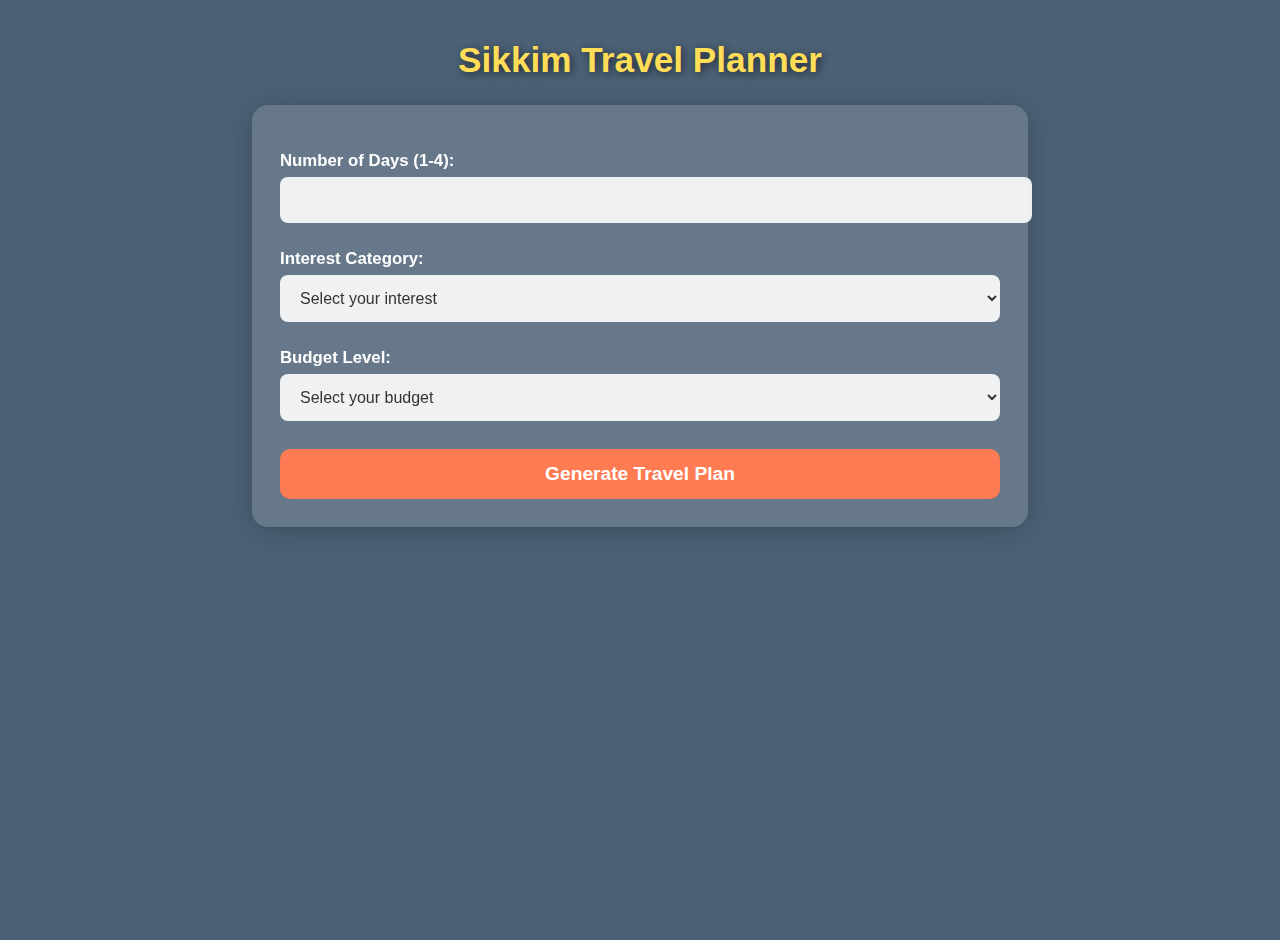
<file: hackssss/front/key/index.html>
<!DOCTYPE html>
<html lang="en">
<head>
<meta charset="UTF-8" />
<meta name="viewport" content="width=device-width, initial-scale=1" />
<title>Sikkim Travel Planner</title>
<style>
  /* Background with gradient + image */
  body {
    font-family: 'Segoe UI', sans-serif;
    margin: 0;
    padding: 20px;
    min-height: 100vh;
    display: flex;
    flex-direction: column;
    align-items: center;
    background: 
      linear-gradient(rgba(0, 30, 60, 0.7), rgba(0, 30, 60, 0.7)),
      url('https://upload.wikimedia.org/wikipedia/commons/5/5c/Gangtok_city_view.jpg') no-repeat center center/cover;
    color: #fff;
  }

  h1 { 
    text-align: center; 
    color: #ffdd57; 
    margin: 20px 0 25px; 
    font-size: 2.2rem; 
    text-shadow: 2px 2px 8px rgba(0,0,0,0.6);
  }

  form, #itinerary {
    width: 100%;
    max-width: 720px;
    background: rgba(255, 255, 255, 0.15);
    padding: 28px;
    border-radius: 16px;
    box-shadow: 0 4px 30px rgba(0,0,0,0.2);
    backdrop-filter: blur(10px);
    -webkit-backdrop-filter: blur(10px);
  }

  label { 
    display: block; 
    font-weight: 700; 
    margin-top: 18px; 
    margin-bottom: 6px; 
    font-size: 1.05rem; 
  }

  select, input[type="number"] {
    width: 100%; 
    padding: 14px 16px; 
    border-radius: 8px; 
    border: none;
    font-size: 1rem;
    margin-bottom: 8px;
    background: rgba(255,255,255,0.9);
    color: #333;
  }

  button {
    margin-top: 20px; 
    width: 100%; 
    background-color: #ff7b54; 
    color: white; 
    border: none;
    padding: 14px 0; 
    font-size: 1.2rem; 
    border-radius: 10px; 
    cursor: pointer; 
    font-weight: 700; 
    transition: 0.3s;
  }
  button:hover { background-color: #e85a32; }

  #itinerary { 
    margin-top: 40px; 
    display: none; 
  }

  .day { margin-bottom: 24px; }
  .day h3 { 
    color: #ffdd57; 
    border-bottom: 2px solid #ffdd57; 
    padding-bottom: 8px; 
    font-weight: 800; 
    margin-bottom: 12px;
  }
  ul { 
    padding-left: 22px; 
    list-style-type: disc; 
    font-size: 1.05rem; 
    color: #f1f1f1; 
  }
  .fallback-note { font-style: italic; color: #eee; margin-bottom: 8px; }
  .no-results { text-align: center; font-weight: 700; color: #ffdede; font-size: 1.1rem; }
</style>
</head>
<body>

<h1>Sikkim Travel Planner</h1>
<form id="plannerForm">
  <label for="days">Number of Days (1-4):</label>
  <input type="number" id="days" name="days" min="1" max="14" required />

  <label for="category">Interest Category:</label>
  <select id="category" name="category" required>
    <option value="" disabled selected>Select your interest</option>
    <option value="nature">Nature</option>
    <option value="history">History</option>
    <option value="culture">Culture</option>
    <option value="other">Other</option>
  </select>

  <label for="budget">Budget Level:</label>
  <select id="budget" name="budget" required>
    <option value="" disabled selected>Select your budget</option>
    <option value="low">Low</option>
    <option value="medium">Medium</option>
    <option value="high">High</option>
    <option value="luxury">Luxury</option>
  </select>

  <button type="submit">Generate Travel Plan</button>
</form>

<section id="itinerary"></section>

<script>
  const form = document.getElementById('plannerForm');
  const itinerarySection = document.getElementById('itinerary');

  form.addEventListener('submit', async e => {
    e.preventDefault();
    const days = form.days.value;
    const category = form.category.value;
    const budget = form.budget.value;

    itinerarySection.innerHTML = '';
    itinerarySection.style.display = 'none';

    try {
      const response = await fetch('/plan', {
        method: 'POST',
        headers: { 'Content-Type': 'application/json' },
        body: JSON.stringify({ days, category, budget }),
      });
      const data = await response.json();

      const itinerary = data.itinerary;
      const fallback = data.fallback_activities || [];

      let hasPlans = false;
      for (const day in itinerary) {
        const dayDiv = document.createElement('div');
        dayDiv.className = 'day';

        const dayHeader = document.createElement('h3');
        dayHeader.textContent = `Day ${day}`;
        dayDiv.appendChild(dayHeader);

        const planForDay = itinerary[day];
        if (planForDay.length === 0) {
          if (fallback.length > 0) {
            const note = document.createElement('p');
            note.className = 'fallback-note';
            note.textContent = 'No attractions planned. You might consider:';
            dayDiv.appendChild(note);

            const ul = document.createElement('ul');
            fallback.forEach(item => {
              const li = document.createElement('li');
              li.textContent = item;
              ul.appendChild(li);
            });
            dayDiv.appendChild(ul);
          } else {
            const noPlan = document.createElement('p');
            noPlan.className = 'no-results';
            noPlan.textContent = 'No activities planned.';
            dayDiv.appendChild(noPlan);
          }
        } else {
          hasPlans = true;
          const ul = document.createElement('ul');
          planForDay.forEach(place => {
            const li = document.createElement('li');
            li.innerHTML = `<strong>${place.name}</strong> - ${place.desc} <em>(${place.location})</em>`;
            ul.appendChild(li);
          });
          dayDiv.appendChild(ul);
        }

        itinerarySection.appendChild(dayDiv);
      }

      itinerarySection.style.display = 'block';
      itinerarySection.scrollIntoView({ behavior: 'smooth' });

      if (!hasPlans) {
        alert('No attractions found for your criteria.');
      }
    } catch (error) {
      alert('Failed to get travel plan. Please try again later.');
      console.error(error);
    }
  });
</script>

</body>
</html>
</file>
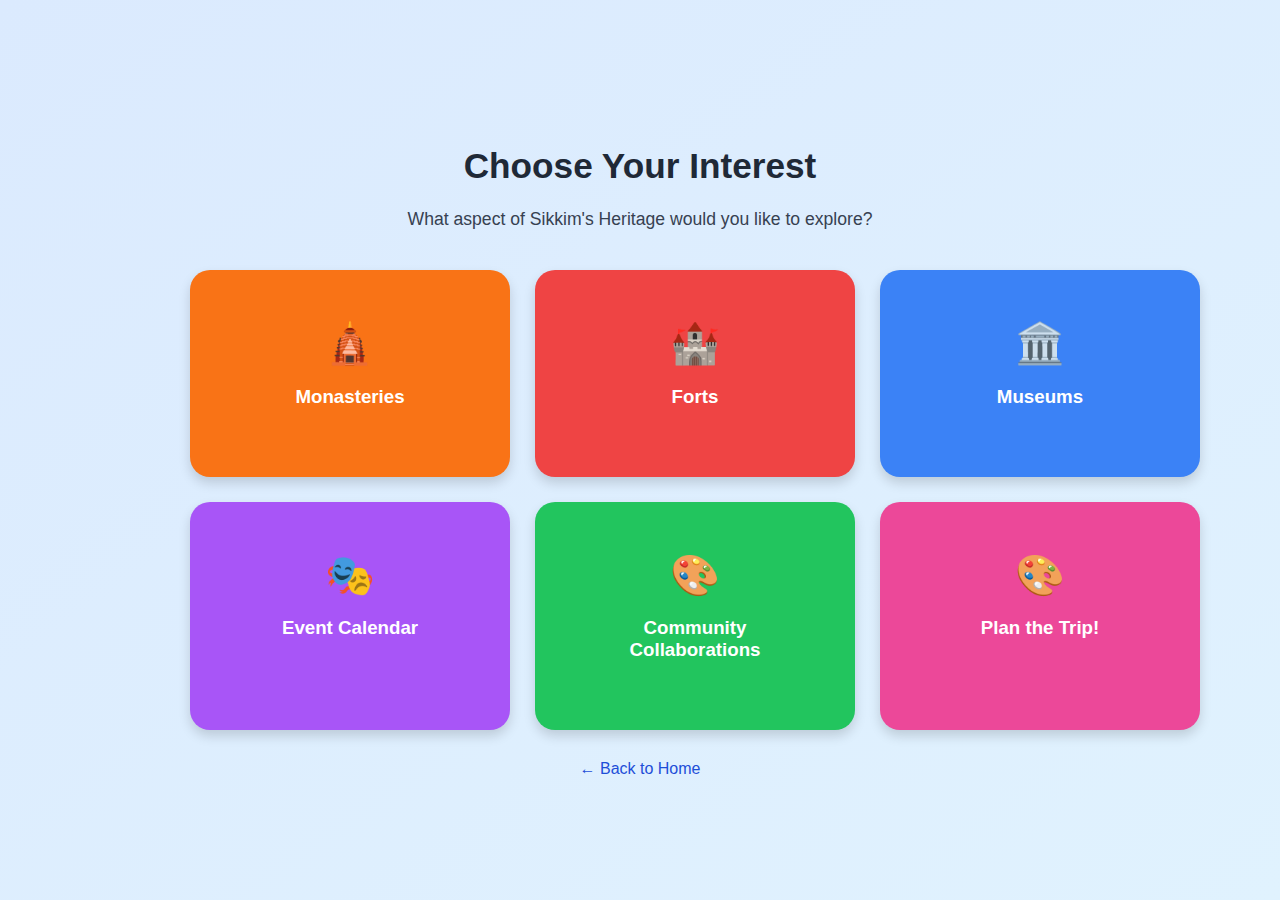
<file: hackssss/front/categories.html>
<!DOCTYPE html>
<html lang="en">
<head>
  <meta charset="UTF-8">
  <meta name="viewport" content="width=device-width, initial-scale=1.0">
  <title>Choose Your Interest</title>
  <link rel="stylesheet" href="categories.css">
</head>
<body>
  <div class="container">
    <h1>Choose Your Interest</h1>
    <p class="subtitle">What aspect of Sikkim's Heritage would you like to explore?</p>

    <div class="grid">
  <a href="monastry/monastary.html" class="card orange">
    <span class="icon">🛕</span>
    <h3>Monasteries</h3>
  </a>
  <a href="heritage.html" class="card red">
    <span class="icon">🏰</span>
    <h3>Forts</h3>
  </a>
  <a href="museums.html" class="card blue">
    <span class="icon">🏛️</span>
    <h3>Museums</h3>
  </a>
  <a href="calendar.html" class="card purple">
    <span class="icon">🎭</span>
    <h3>Event Calendar</h3>
  </a>
  <a href="community.html" class="card green">
    <span class="icon">🎨</span>
    <h3>Community Collaborations</h3>
  </a>
  <a href="key/index.html" class="card pink">
    <span class="icon">🎨</span>
    <h3>Plan the Trip!</h3>
  </a>
</div>

    <a href="main.html" class="back-link">← Back to Home</a>
  </div>
</body>
</html>
</file>
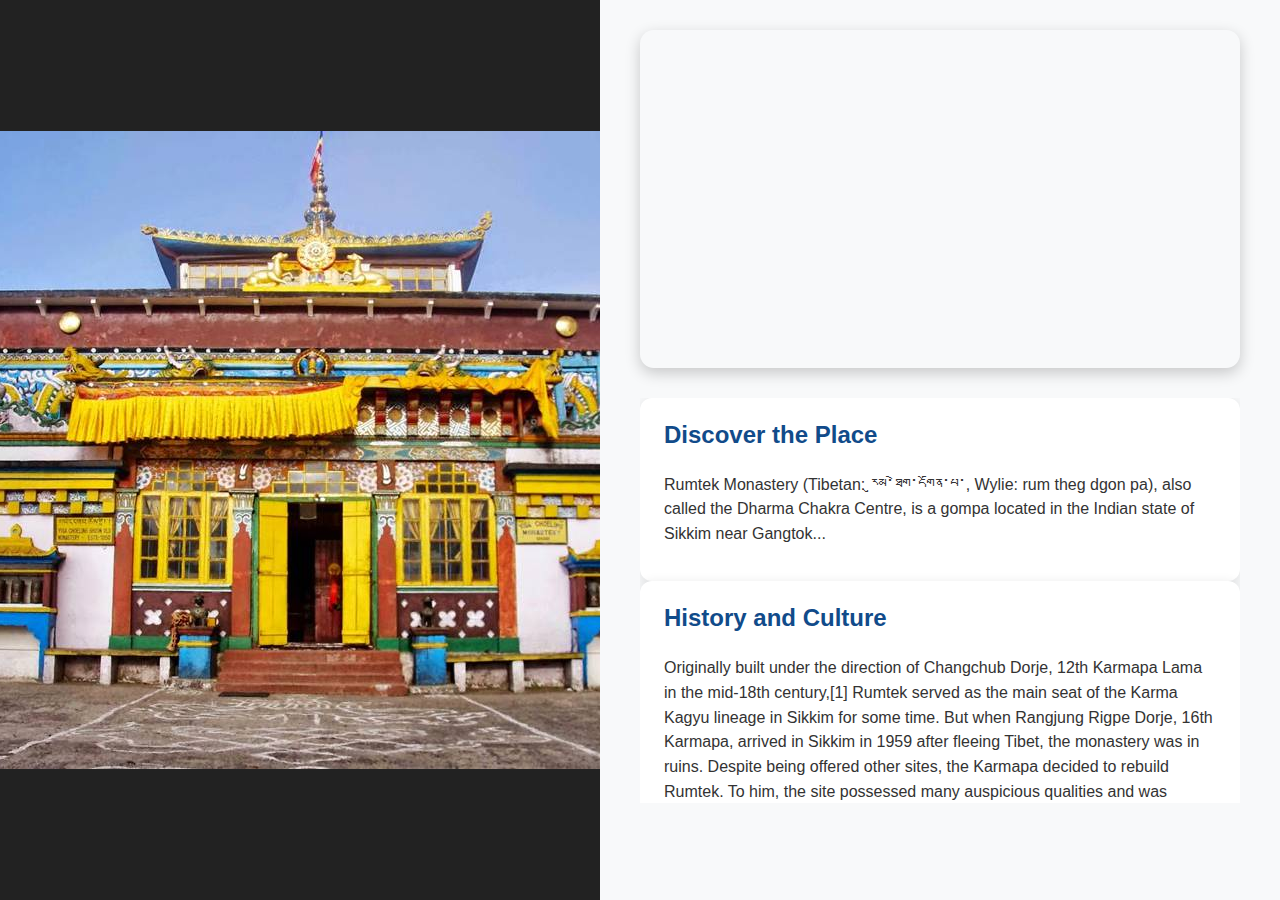
<file: hackssss/front/monastry/mona1.html>
<!DOCTYPE html>
<html lang="en">
<head>
<meta charset="UTF-8" />
<meta name="viewport" content="width=device-width, initial-scale=1" />
<title>Explore Rumtek Monastery</title>
<style>
  * {
    box-sizing: border-box;
  }
  body, html {
    margin: 0;
    padding: 0;
    font-family: 'Segoe UI', Tahoma, Geneva, Verdana, sans-serif;
    height: 100vh;
    overflow: hidden;
  }

  .container {
    display: flex;
    height: 100vh;
    width: 100vw;
  }

  .left, .right {
    flex: 1;
    overflow-y: auto;
  }

  /* Left: slideshow */
  .left {
    background-color: #222;
    display: flex;
    justify-content: center;
    align-items: center;
    position: relative;
  }

  .slide {
    position: absolute;
    width: auto;
    max-height: 90vh;
    border-radius: 16px;
    box-shadow: 0 6px 16px rgba(0,0,0,0.7);
    object-fit: cover;
    opacity: 0;
    transition: opacity 1s ease-in-out;
  }

  .slide.active {
    opacity: 1;
  }

  /* Right: video + articles */
  .right {
    background: #f8f9fa;
    padding: 30px 40px;
    display: flex;
    flex-direction: column;
    gap: 30px;
  }

  .video-wrapper {
    position: relative;
    padding-bottom: 56.25%; /* 16:9 ratio */
    height: 0;
    overflow: hidden;
    border-radius: 14px;
    box-shadow: 0 5px 15px rgba(0,0,0,0.2);
  }

  .video-wrapper iframe {
    position: absolute;
    top: 0;
    left: 0;
    width: 100%;
    height: 100%;
    border: none;
    border-radius: 14px;
  }

  .articles {
    overflow-y: auto;
    max-height: 45vh;
  }

  .article {
    background: white;
    padding: 18px 24px;
    border-radius: 12px;
    box-shadow: 0 2px 12px rgba(0,0,0,0.1);
    line-height: 1.55;
    color: #333;
    font-size: 1rem;
  }

  .article h2 {
    margin-top: 0;
    color: #114b8a;
    font-weight: 700;
  }

  @media(max-width: 900px) {
    .container {
      flex-direction: column;
    }
    .left, .right {
      height: 50vh;
      max-height: 50vh;
    }
    .articles {
      max-height: 30vh;
    }
  }
</style>
</head>
<body>

<div class="container">

  <!-- Left: Slideshow -->
  <div class="left">
    <img src="ghoom_monastery_1024.jpg"slide active" alt="Rumtek Monastery 1">
    <img src="Raghav.jpg" class="slide" alt="Rumtek Monastery 2">
    <img src="rumtek-monastery-01.jpg" class="slide" alt="Rumtek Monastery 3">
  </div>

  <!-- Right: Video + Articles -->
  <div class="right">
    <div class="video-wrapper">
      <iframe src="https://www.youtube.com/embed/LL48yM1nFp8?si=ZQ_rwj4Mn5uzW95J" title="Rumtek Monastery Overview" allowfullscreen></iframe>
    </div>
    <div class="articles">
      <div class="article">
        <h2>Discover the Place</h2>
        <p>Rumtek Monastery (Tibetan: རུམ་ཐེག་དགོན་པ་, Wylie: rum theg dgon pa), also called the Dharma Chakra Centre, is a gompa located in the Indian state of Sikkim near Gangtok...</p>
      </div>
      <div class="article">
        <h2>History and Culture</h2>
        <p>Originally built under the direction of Changchub Dorje, 12th Karmapa Lama in the mid-18th century,[1] Rumtek served as the main seat of the Karma Kagyu lineage in Sikkim for some time. But when Rangjung Rigpe Dorje, 16th Karmapa, arrived in Sikkim in 1959 after fleeing Tibet, the monastery was in ruins. Despite being offered other sites, the Karmapa decided to rebuild Rumtek. To him, the site possessed many auspicious qualities and was surrounded by the most favorable attributes. For example, flowing streams, mountains behind, a snow range in front, and a river below. With the generosity and help of the Sikkim royal family and the local folks of Sikkim, it was built by the 16th Karmapa as his main seat in exile.

After four years, construction of the monastery was completed. The sacred items and relics brought out from Tsurphu Monastery, the Karmapa's seat in Tibet, were installed. On Losar in 1966, the 16th Karmapa officially inaugurated the new seat, called "The Dharmachakra Centre", a place of erudition and spiritual accomplishment, the seat of the glorious Karmapa.[2]

The monastery is currently the largest in Sikkim.[citation needed] It is home to the community of monks and where they perform the rituals and practices of the Karma Kagyu lineage. A golden stupa contains the relics of the 16th Karmapa. Opposite that building is a college, Karma Shri Nalanda Institute for Higher Buddhist Studies.[citation needed]

Rumtek is located 24 kilometres (15 mi) from Gangtok, the capital of Sikkim, at an altitude of about 1,500 metres (4,900 ft).</p>
      </div>
      <div class="article">
        <h2>Travel Tips</h2>
        <p>Best visited during spring and autumn. Comfortable hiking shoes and a camera are recommended. Local guides add great value to the experience.</p>
      </div>
    </div>
  </div>

</div>

<script>
  const slides = document.querySelectorAll('.slide');
  let currentIndex = 0;

  function showNextSlide() {
    slides[currentIndex].classList.remove('active');
    currentIndex = (currentIndex + 1) % slides.length;
    slides[currentIndex].classList.add('active');
  }

  setInterval(showNextSlide, 3000); // Change every 3 seconds
</script>

</body>
</html>
</file>
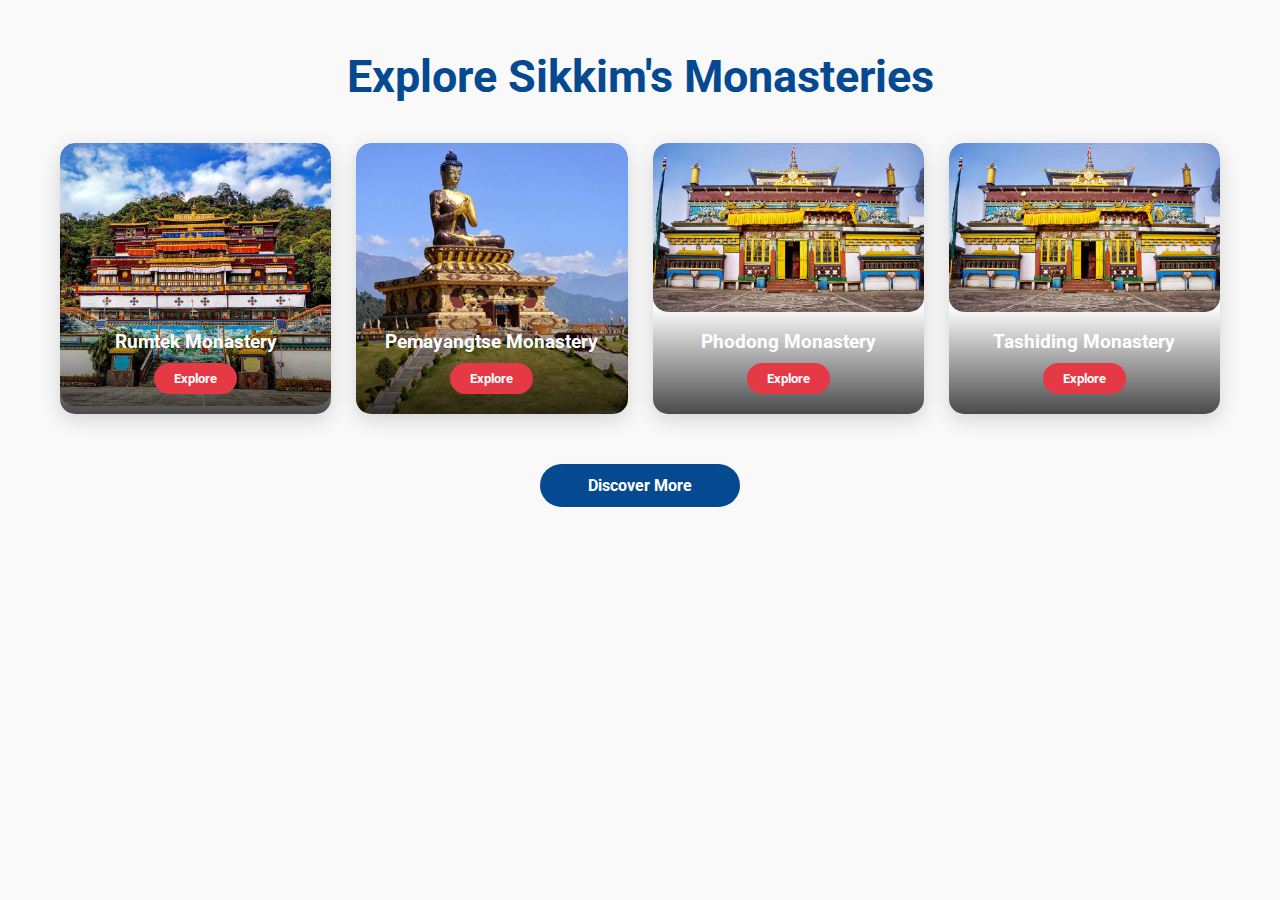
<file: hackssss/front/monastry/monastary.html>
<!DOCTYPE html>
<html lang="en">
<head>
  <meta charset="UTF-8">
  <meta name="viewport" content="width=device-width, initial-scale=1.0">
  <title>Sikkim Monasteries Showcase</title>
  <link href="https://fonts.googleapis.com/css2?family=Roboto:wght@400;700&display=swap" rel="stylesheet">
  <style>
    * { margin:0; padding:0; box-sizing:border-box; font-family: 'Roboto', sans-serif; }
    body { background: #f9f9f9; color: #333; }

    .container {
      max-width: 1200px;
      margin: 50px auto;
      padding: 0 20px;
    }

    h1 {
      text-align: center;
      font-size: 2.8rem;
      margin-bottom: 40px;
      color: #054a91;
    }

    .grid {
      display: grid;
      grid-template-columns: repeat(auto-fit, minmax(250px, 1fr));
      gap: 25px;
    }

    .card {
      position: relative;
      overflow: hidden;
      border-radius: 15px;
      box-shadow: 0 6px 20px rgba(0,0,0,0.15);
      cursor: pointer;
      transition: transform 0.3s ease, box-shadow 0.3s ease;
    }

    .card:hover {
      transform: translateY(-8px);
      box-shadow: 0 12px 30px rgba(0,0,0,0.25);
    }

    .card img {
      width: 100%;
      display: block;
      border-radius: 15px;
      transition: transform 0.3s ease;
    }

    .card:hover img {
      transform: scale(1.05);
    }

    .card-info {
      position: absolute;
      bottom: 0;
      width: 100%;
      padding: 20px;
      background: linear-gradient(to top, rgba(0,0,0,0.7), transparent);
      color: #fff;
      text-align: center;
    }

    .card-info h3 {
      margin-bottom: 10px;
      font-size: 1.2rem;
    }

    .card-info button {
      background-color: #e63946;
      border: none;
      color: white;
      padding: 8px 20px;
      border-radius: 50px;
      cursor: pointer;
      font-weight: bold;
      transition: background-color 0.3s ease;
    }

    .card-info button:hover {
      background-color: #d62828;
    }

    .discover-more {
      display: block;
      width: 200px;
      margin: 50px auto;
      text-align: center;
      padding: 12px 0;
      background-color: #054a91;
      color: white;
      border-radius: 50px;
      font-weight: bold;
      text-decoration: none;
      transition: background-color 0.3s ease;
    }

    .discover-more:hover {
      background-color: #032c5a;
    }

  </style>
</head>
<body>

  <div class="container">
    <h1>Explore Sikkim's Monasteries</h1>

    <div class="grid">
      <div class="card">
        <img src="rumtek-monastery-01.jpg" alt="Rumtek Monastery">
        <div class="card-info">
          <h3>Rumtek Monastery</h3>
          <button onclick="window.location.href='mona1.html'">Explore</button>

    
        </div>
      </div>

      <div class="card">
        <img src="Raghav.jpg" alt="Pemayangtse Monastery">
        <div class="card-info">
          <h3>Pemayangtse Monastery</h3>
          <button onclick="window.open('https://en.wikipedia.org/wiki/Pemayangtse_Monastery', '_blank')">Explore</button>
        </div>
      </div>

      <div class="card">
        <img src="ghoom_monastery_1024.jpg" alt="Phodong Monastery">
        <div class="card-info">
          <h3>Phodong Monastery</h3>
          <button onclick="window.open('https://en.wikipedia.org/wiki/Phodong_Monastery', '_blank')">Explore</button>
        </div>
      </div>

      <div class="card">
        <img src="ghoom_monastery_1024.jpg" alt="Tashiding Monastery">
        <div class="card-info">
          <h3>Tashiding Monastery</h3>
          <button onclick="window.open('https://en.wikipedia.org/wiki/Tashiding_Monastery', '_blank')">Explore</button>
        </div>
      </div>
    </div>

    <a href="index.html" class="discover-more">Discover More</a>
  </div>

</body>
</html>
</file>
<file: hackssss/front/categories.css>
/* General Styles */
body {
  font-family: Arial, sans-serif;
  margin: 0;
  padding: 0;
  background: linear-gradient(to bottom right, #dbeafe, #e0f2fe);
  display: flex;
  justify-content: center;
  align-items: center;
  min-height: 100vh;
  text-align: center;
}

.container {
  max-width: 900px;  /* Keeps layout centered */
  padding: 40px;
}

h1 {
  font-size: 2.2rem;
  font-weight: bold;
  color: #1f2937;
}

.subtitle {
  margin-top: 10px;
  font-size: 1.1rem;
  color: #374151;
}

/* Grid Layout */
.grid {
  display: grid;
  grid-template-columns: repeat(3, 1fr); /* Always 3 per row */
  gap: 25px;
  margin-top: 40px;
  justify-items: center;
}

/* Card Styling */
.card {
  width: 220px; /* Fixed card width */
  padding: 50px;
  border-radius: 20px;
  color: white;
  font-weight: bold;
  box-shadow: 0 6px 12px rgba(0, 0, 0, 0.15);
  transition: transform 0.2s ease, box-shadow 0.2s ease;
  cursor: pointer;
  text-align: center;
  text-decoration: none;
}

.card:hover {
  transform: translateY(-5px);
  box-shadow: 0 10px 18px rgba(0, 0, 0, 0.25);
}

.icon {
  font-size: 2.5rem;
  display: block;
  margin-bottom: 10px;
}

/* Color Variants */
.orange { background: #f97316; }
.red    { background: #ef4444; }
.blue   { background: #3b82f6; }
.purple { background: #a855f7; }
.green  { background: #22c55e; }
.pink   { background: #ec4899; }

/* Back Link */
.back-link {
  display: block;
  margin-top: 30px;
  font-size: 1rem;
  color: #1d4ed8;
  text-decoration: none;
}

.back-link:hover {
  text-decoration: underline;
}
</file>
